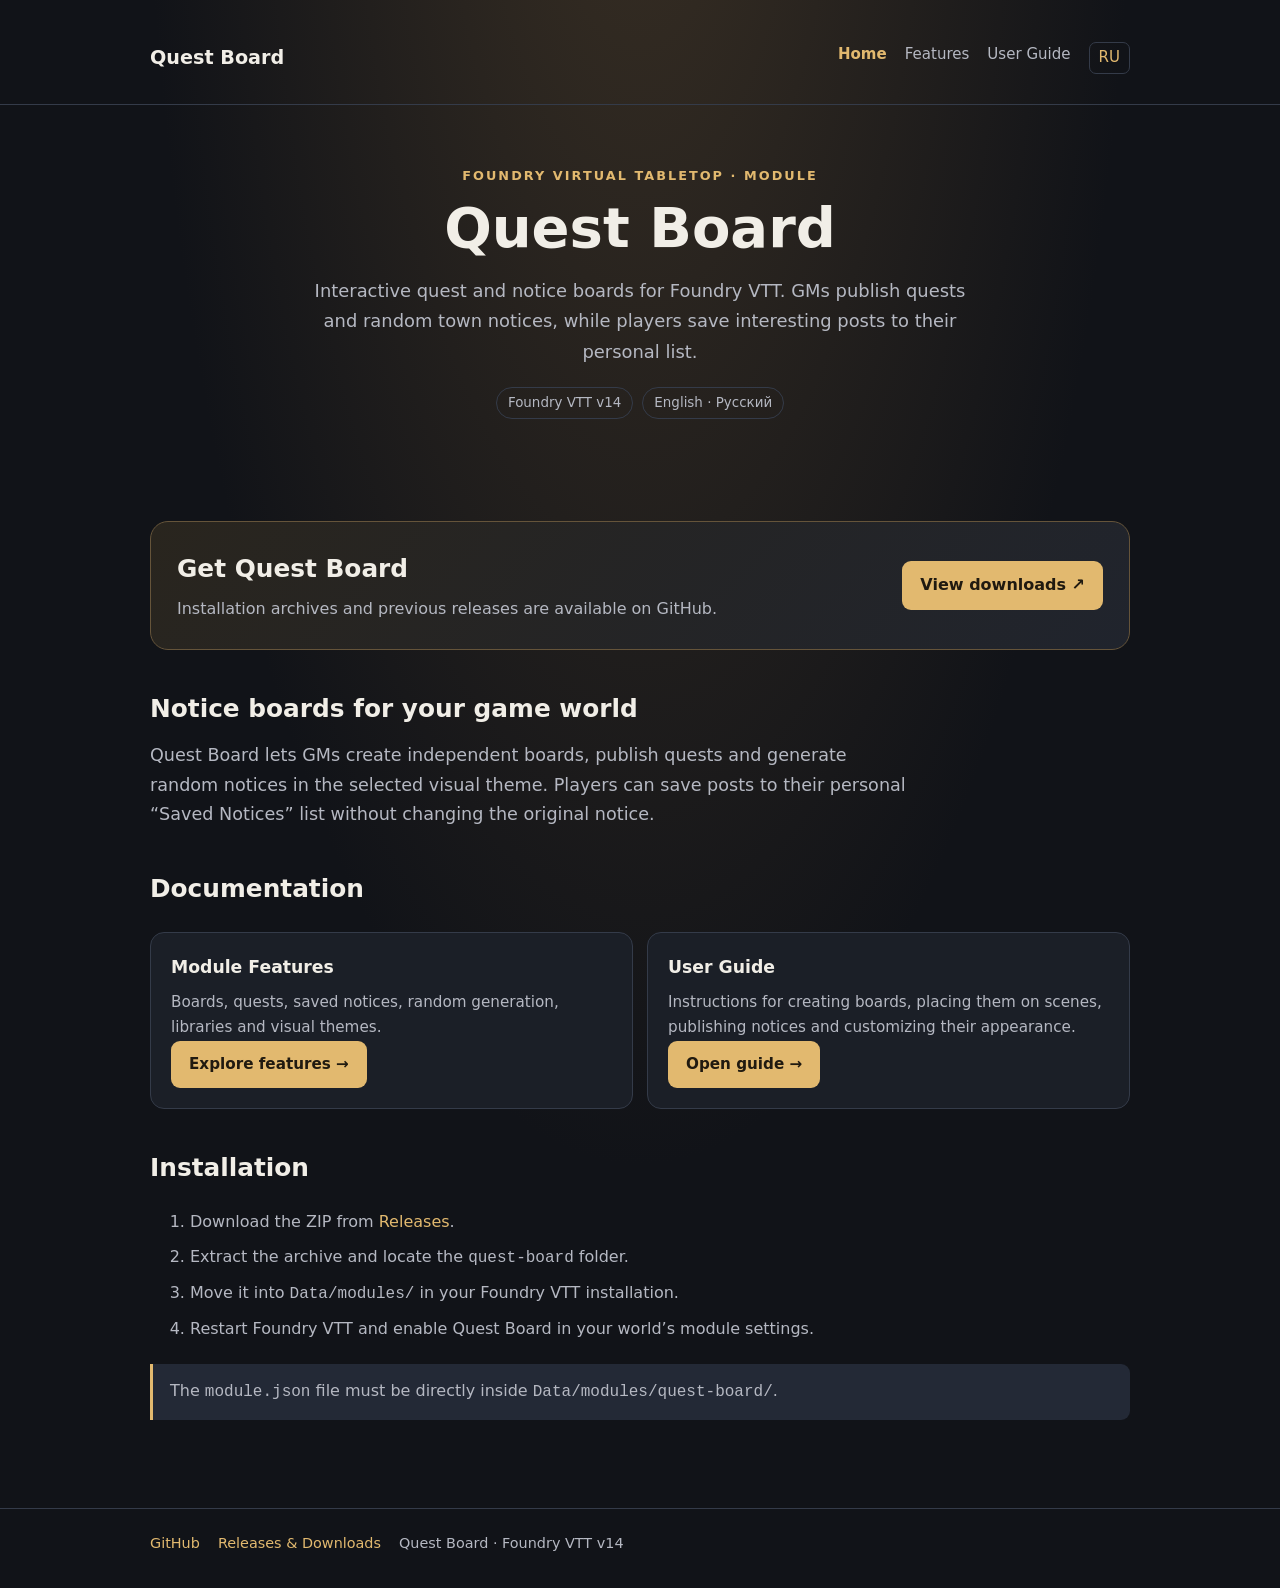
<file: docs/index.html>
<!doctype html>
<html lang="ru"><head><meta charset="utf-8"><meta name="viewport" content="width=device-width, initial-scale=1"><meta name="description" content="Quest Board — интерактивные доски объявлений и заданий для Foundry Virtual Tabletop v14. Загрузка и документация."><link rel="canonical" href="https://dtspawn.github.io/Quest-Board/"><title>Quest Board — загрузка и документация</title><style>
:root{color-scheme:dark;--bg:#111318;--panel:#1b1f27;--panel2:#232936;--text:#f1eee7;--muted:#b5b8c2;--gold:#e2b96f;--line:#343b49;--blue:#9dbbe8}
*{box-sizing:border-box}body{margin:0;background:radial-gradient(ellipse at 50% -20%,#3a3024 0,transparent 55%),var(--bg);color:var(--text);font:16px/1.68 system-ui,-apple-system,"Segoe UI",sans-serif}
a{color:var(--gold);text-decoration:none}a:hover{text-decoration:underline}.wrap{width:min(980px,calc(100% - 36px));margin:auto}
header{padding:42px 0 30px;border-bottom:1px solid var(--line)}.top{display:flex;align-items:center;justify-content:space-between;gap:20px;flex-wrap:wrap}.brand{font-weight:800;font-size:1.2rem;color:var(--text)}nav{display:flex;gap:18px;flex-wrap:wrap}nav a{color:var(--muted);font-size:.94rem}nav a.active{color:var(--gold);font-weight:700}
.eyebrow{color:var(--gold);font-size:.8rem;font-weight:700;letter-spacing:.16em;text-transform:uppercase;margin-top:34px}h1{font-size:clamp(2.2rem,6vw,3.5rem);line-height:1.1;margin:10px 0 12px}h2{font-size:1.55rem;margin:38px 0 12px}h3{font-size:1.08rem;margin:0 0 8px}.lead{max-width:760px;color:var(--muted);font-size:1.1rem;margin:0}
main{padding:28px 0 70px}.grid{display:grid;grid-template-columns:repeat(auto-fit,minmax(230px,1fr));gap:14px;margin:22px 0}.card{background:var(--panel);border:1px solid var(--line);border-radius:14px;padding:20px}.card p{margin:0;color:var(--muted);font-size:.95rem}
section{margin-top:34px}section p,section li{color:var(--muted)}li{padding:4px 0}.note{background:var(--panel2);border-left:3px solid var(--gold);padding:14px 17px;border-radius:0 9px 9px 0;color:var(--muted);margin:18px 0}
.pills{display:flex;gap:9px;flex-wrap:wrap;margin-top:20px}.pill{border:1px solid var(--line);border-radius:99px;padding:4px 11px;color:var(--muted);font-size:.84rem}
footer{border-top:1px solid var(--line);padding:22px 0 35px;color:var(--muted);font-size:.9rem}.links{display:flex;gap:18px;flex-wrap:wrap}
.btn{display:inline-block;background:var(--gold);color:#201a10;font-weight:750;padding:11px 18px;border-radius:9px}.btn:hover{background:#f0ce8d;text-decoration:none}
@media(max-width:560px){header{padding-top:28px}nav{gap:12px}}

.hero{text-align:center;padding:60px 0 44px}.hero .eyebrow{margin:0}.subtitle{max-width:680px;margin:18px auto 0;color:var(--muted);font-size:1.12rem}.download{background:linear-gradient(135deg,#29251e,#20242d);border:1px solid #65543a;border-radius:18px;padding:26px;display:flex;align-items:center;justify-content:space-between;gap:20px;flex-wrap:wrap;margin:30px 0}.download p{color:var(--muted);margin:0}.download h2{margin:0 0 6px}.btn{white-space:nowrap}
nav a.lang{border:1px solid var(--line);border-radius:7px;padding:2px 9px;color:var(--gold)}
</style><script>(function(){try{const saved=localStorage.getItem('questBoardLanguage');if(saved==='en'||(!saved&&!/^ru(?:-|$)/i.test(navigator.language||''))){location.replace('./en/')}}catch(e){if(!/^ru(?:-|$)/i.test(navigator.language||''))location.replace('./en/')}})();</script></head><body><header><div class="wrap"><div class="top"><a class="brand" href="./">Quest Board</a><nav><a class="active" href="./">Главная</a><a href="./features.html">Возможности</a><a href="./guide.html">Руководство</a><a class="lang" href="./en/" lang="en">EN</a></nav></div></div></header>
<div class="wrap hero"><div class="eyebrow">Foundry Virtual Tabletop · Module</div><h1>Quest Board</h1><p class="subtitle">Интерактивные доски объявлений и заданий для Foundry VTT. Ведущий публикует квесты и случайные городские объявления, а игроки сохраняют интересные находки в личный список.</p><div class="pills" style="justify-content:center"><span class="pill">Версия 1.6.1</span><span class="pill">Foundry VTT v14</span><span class="pill">Русский · English</span></div></div>
<main class="wrap"><div class="download"><div><h2>Скачать Quest Board</h2><p>Установочный архив и предыдущие версии доступны в разделе релизов GitHub.</p></div><a class="btn" href="https://github.com/DTSpawn/Quest-Board/releases" target="_blank" rel="noopener">Открыть загрузки ↗</a></div>
<section><h2>Доски объявлений для вашего игрового мира</h2><p class="lead">Quest Board позволяет ведущему создавать независимые доски, публиковать квесты и генерировать случайные объявления в выбранном стиле. Игроки могут сохранять понравившиеся публикации в личном разделе «Сохранённые объявления», не изменяя оригинал на доске.</p></section>
<section><h2>Документация</h2><p>Узнайте больше о возможностях Quest Board и о том, как пользоваться модулем.</p><div class="grid"><article class="card"><h3>Возможности модуля</h3><p>Обзор досок, квестов, личного списка сохранённых объявлений, генератора случайных публикаций, библиотеки и оформления.</p><p><a class="btn" href="./features.html">Все возможности →</a></p></article><article class="card"><h3>Руководство пользователя</h3><p>Пошаговые инструкции по созданию досок, размещению на сцене, публикации заданий и настройке внешнего вида.</p><p><a class="btn" href="./guide.html">Открыть руководство →</a></p></article></div></section>
<section><h2>Установка</h2><ol><li>Скачайте установочный ZIP из <a href="https://github.com/DTSpawn/Quest-Board/releases">раздела Releases</a>.</li><li>Распакуйте архив и убедитесь, что внутри находится папка <code>quest-board</code>.</li><li>Переместите её в <code>Data/modules/</code> вашей установки Foundry VTT.</li><li>Перезапустите Foundry VTT и включите Quest Board в настройках модулей мира.</li></ol><p class="note">Файл <code>module.json</code> должен находиться непосредственно в <code>Data/modules/quest-board/</code>, без дополнительной вложенной папки.</p></section>
</main><footer><div class="wrap links"><a href="https://github.com/DTSpawn/Quest-Board">GitHub</a><a href="https://github.com/DTSpawn/Quest-Board/releases">Релизы и загрузки</a><span>Quest Board · 1.6.1</span></div></footer><script>document.querySelectorAll('a.lang').forEach(a=>a.addEventListener('click',()=>{try{localStorage.setItem('questBoardLanguage','en')}catch(e){}}));</script></body></html>
</file>
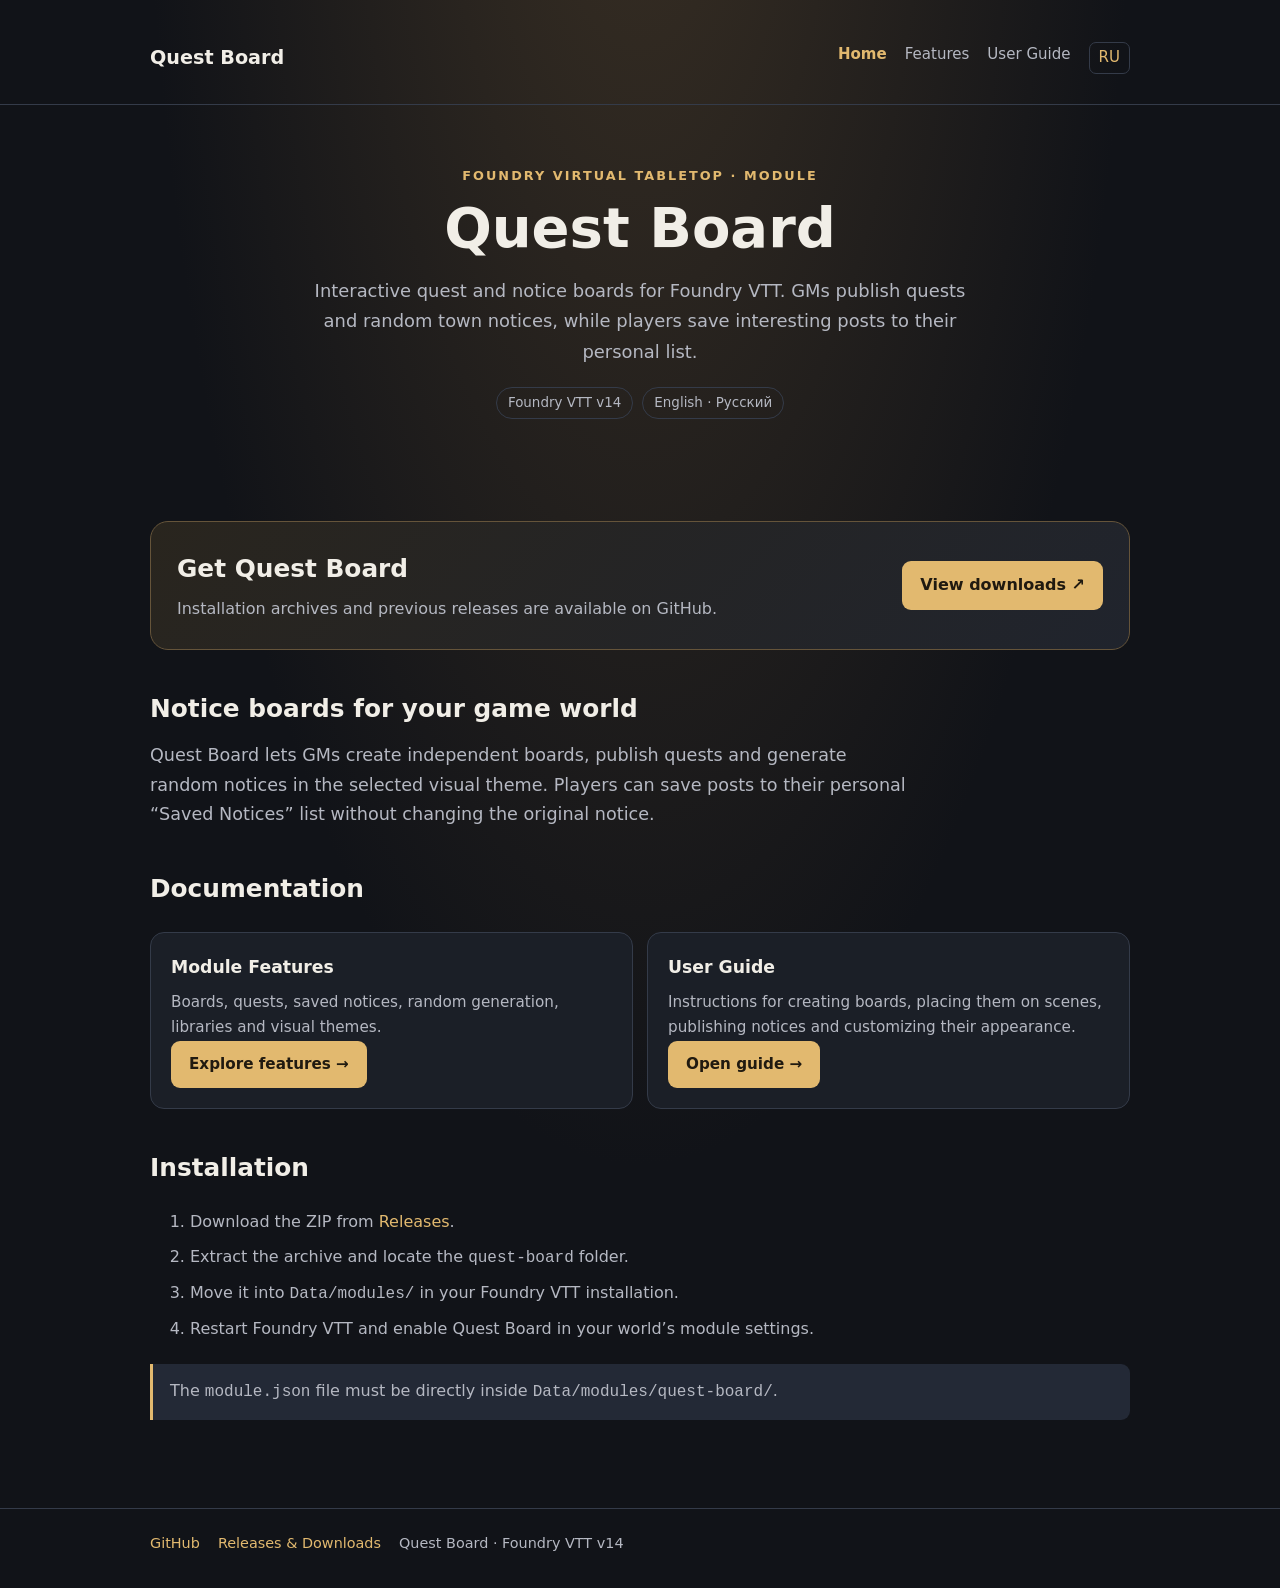
<file: docs/en/index.html>
<!doctype html><html lang="en"><head><meta charset="utf-8"><meta name="viewport" content="width=device-width, initial-scale=1"><meta name="description" content="Interactive quest and notice boards for Foundry Virtual Tabletop v14."><title>Quest Board — Quest Board</title><style>
:root{color-scheme:dark;--bg:#111318;--panel:#1b1f27;--panel2:#232936;--text:#f1eee7;--muted:#b5b8c2;--gold:#e2b96f;--line:#343b49;--blue:#9dbbe8}
*{box-sizing:border-box}body{margin:0;background:radial-gradient(ellipse at 50% -20%,#3a3024 0,transparent 55%),var(--bg);color:var(--text);font:16px/1.68 system-ui,-apple-system,"Segoe UI",sans-serif}
a{color:var(--gold);text-decoration:none}a:hover{text-decoration:underline}.wrap{width:min(980px,calc(100% - 36px));margin:auto}
header{padding:42px 0 30px;border-bottom:1px solid var(--line)}.top{display:flex;align-items:center;justify-content:space-between;gap:20px;flex-wrap:wrap}.brand{font-weight:800;font-size:1.2rem;color:var(--text)}nav{display:flex;gap:18px;flex-wrap:wrap}nav a{color:var(--muted);font-size:.94rem}nav a.active{color:var(--gold);font-weight:700}
.eyebrow{color:var(--gold);font-size:.8rem;font-weight:700;letter-spacing:.16em;text-transform:uppercase;margin-top:34px}h1{font-size:clamp(2.2rem,6vw,3.5rem);line-height:1.1;margin:10px 0 12px}h2{font-size:1.55rem;margin:38px 0 12px}h3{font-size:1.08rem;margin:0 0 8px}.lead{max-width:760px;color:var(--muted);font-size:1.1rem;margin:0}
main{padding:28px 0 70px}.grid{display:grid;grid-template-columns:repeat(auto-fit,minmax(230px,1fr));gap:14px;margin:22px 0}.card{background:var(--panel);border:1px solid var(--line);border-radius:14px;padding:20px}.card p{margin:0;color:var(--muted);font-size:.95rem}
section{margin-top:34px}section p,section li{color:var(--muted)}li{padding:4px 0}.note{background:var(--panel2);border-left:3px solid var(--gold);padding:14px 17px;border-radius:0 9px 9px 0;color:var(--muted);margin:18px 0}
.pills{display:flex;gap:9px;flex-wrap:wrap;margin-top:20px}.pill{border:1px solid var(--line);border-radius:99px;padding:4px 11px;color:var(--muted);font-size:.84rem}
footer{border-top:1px solid var(--line);padding:22px 0 35px;color:var(--muted);font-size:.9rem}.links{display:flex;gap:18px;flex-wrap:wrap}
.btn{display:inline-block;background:var(--gold);color:#201a10;font-weight:750;padding:11px 18px;border-radius:9px}.btn:hover{background:#f0ce8d;text-decoration:none}
@media(max-width:560px){header{padding-top:28px}nav{gap:12px}}

.hero{text-align:center;padding:60px 0 44px}.hero .eyebrow{margin:0}.subtitle{max-width:680px;margin:18px auto 0;color:var(--muted);font-size:1.12rem}.download{background:linear-gradient(135deg,#29251e,#20242d);border:1px solid #65543a;border-radius:18px;padding:26px;display:flex;align-items:center;justify-content:space-between;gap:20px;flex-wrap:wrap;margin:30px 0}.download p{color:var(--muted);margin:0}.download h2{margin:0 0 6px}.btn{white-space:nowrap}
nav a.lang{border:1px solid var(--line);border-radius:7px;padding:2px 9px;color:var(--gold)}

nav a.lang{border:1px solid var(--line);border-radius:7px;padding:2px 9px;color:var(--gold)}</style></head><body><header><div class="wrap"><div class="top"><a class="brand" href="./">Quest Board</a><nav><a class="active" href="./">Home</a><a class="" href="./features.html">Features</a><a class="" href="./guide.html">User Guide</a><a class="lang" href="../" lang="ru">RU</a></nav></div></div></header><div class="wrap hero"><div class="eyebrow">Foundry Virtual Tabletop · Module</div><h1>Quest Board</h1><p class="subtitle">Interactive quest and notice boards for Foundry VTT. GMs publish quests and random town notices, while players save interesting posts to their personal list.</p><div class="pills" style="justify-content:center"><span class="pill">Foundry VTT v14</span><span class="pill">English · Русский</span></div></div><main class="wrap"><div class="download"><div><h2>Get Quest Board</h2><p>Installation archives and previous releases are available on GitHub.</p></div><a class="btn" href="https://github.com/DTSpawn/Quest-Board/releases" target="_blank" rel="noopener">View downloads ↗</a></div><section><h2>Notice boards for your game world</h2><p class="lead">Quest Board lets GMs create independent boards, publish quests and generate random notices in the selected visual theme. Players can save posts to their personal “Saved Notices” list without changing the original notice.</p></section><section><h2>Documentation</h2><div class="grid"><article class="card"><h3>Module Features</h3><p>Boards, quests, saved notices, random generation, libraries and visual themes.</p><p><a class="btn" href="./features.html">Explore features →</a></p></article><article class="card"><h3>User Guide</h3><p>Instructions for creating boards, placing them on scenes, publishing notices and customizing their appearance.</p><p><a class="btn" href="./guide.html">Open guide →</a></p></article></div></section><section><h2>Installation</h2><ol><li>Download the ZIP from <a href="https://github.com/DTSpawn/Quest-Board/releases">Releases</a>.</li><li>Extract the archive and locate the <code>quest-board</code> folder.</li><li>Move it into <code>Data/modules/</code> in your Foundry VTT installation.</li><li>Restart Foundry VTT and enable Quest Board in your world’s module settings.</li></ol><p class="note">The <code>module.json</code> file must be directly inside <code>Data/modules/quest-board/</code>.</p></section></main><footer><div class="wrap links"><a href="https://github.com/DTSpawn/Quest-Board">GitHub</a><a href="https://github.com/DTSpawn/Quest-Board/releases">Releases & Downloads</a><span>Quest Board · Foundry VTT v14</span></div></footer><script>document.querySelectorAll('a.lang').forEach(a=>a.addEventListener('click',()=>{try{localStorage.setItem('questBoardLanguage',a.lang)}catch(e){}}));</script></body></html>
</file>
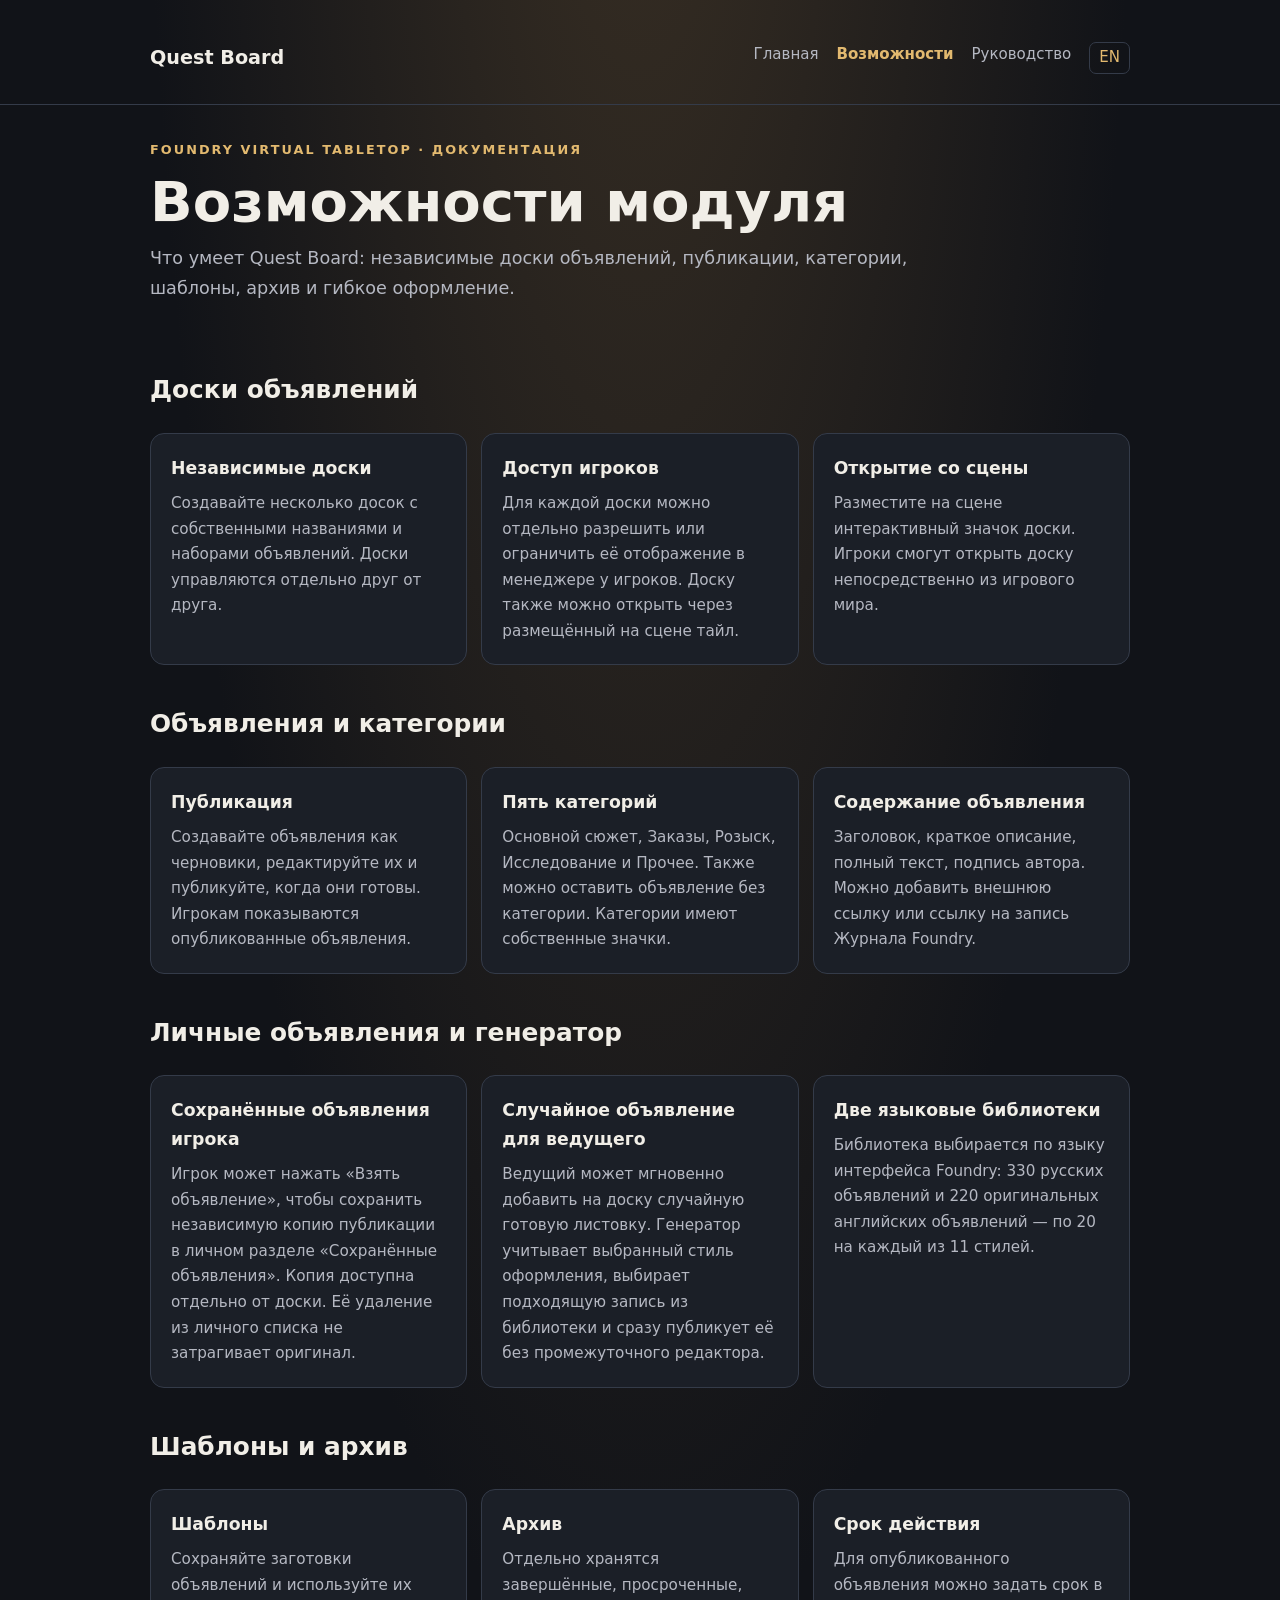
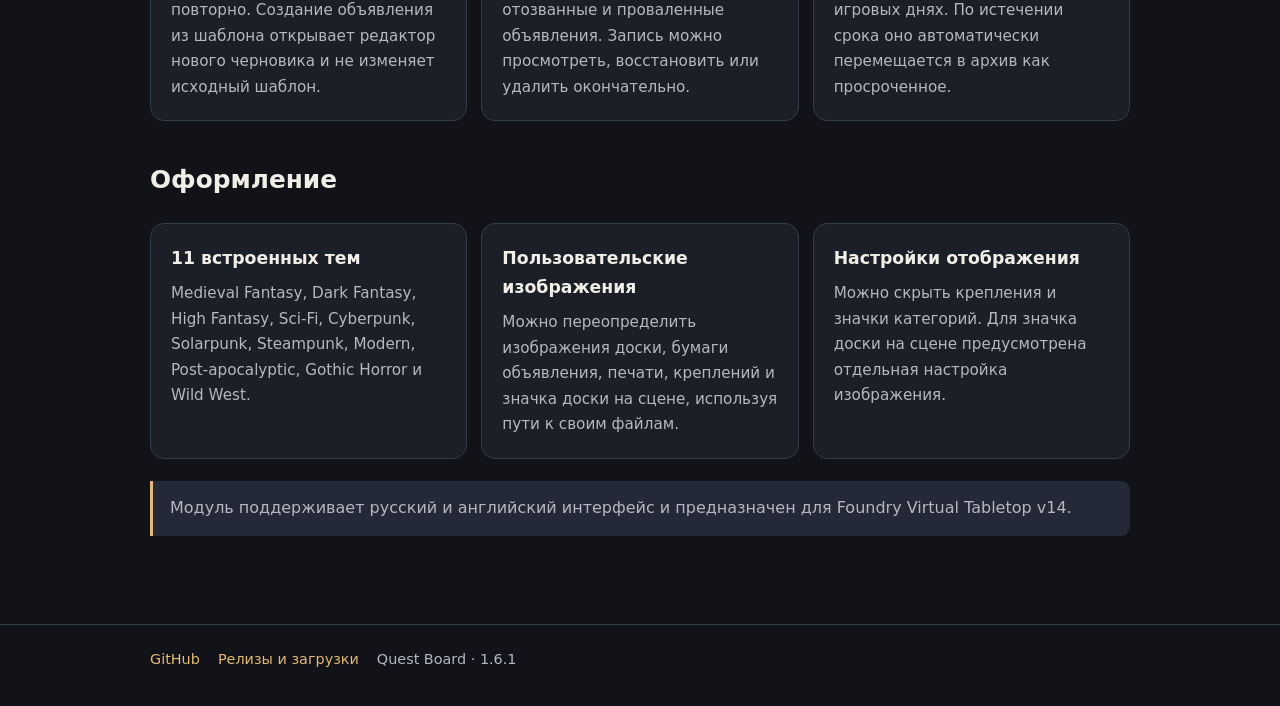
<file: docs/features.html>
<!doctype html><html lang="ru"><head><meta charset="utf-8"><meta name="viewport" content="width=device-width, initial-scale=1"><meta name="description" content="Что умеет Quest Board: независимые доски объявлений, публикации, категории, шаблоны, архив и гибкое оформление."><title>Возможности модуля — Quest Board</title><style>
:root{color-scheme:dark;--bg:#111318;--panel:#1b1f27;--panel2:#232936;--text:#f1eee7;--muted:#b5b8c2;--gold:#e2b96f;--line:#343b49;--blue:#9dbbe8}
*{box-sizing:border-box}body{margin:0;background:radial-gradient(ellipse at 50% -20%,#3a3024 0,transparent 55%),var(--bg);color:var(--text);font:16px/1.68 system-ui,-apple-system,"Segoe UI",sans-serif}
a{color:var(--gold);text-decoration:none}a:hover{text-decoration:underline}.wrap{width:min(980px,calc(100% - 36px));margin:auto}
header{padding:42px 0 30px;border-bottom:1px solid var(--line)}.top{display:flex;align-items:center;justify-content:space-between;gap:20px;flex-wrap:wrap}.brand{font-weight:800;font-size:1.2rem;color:var(--text)}nav{display:flex;gap:18px;flex-wrap:wrap}nav a{color:var(--muted);font-size:.94rem}nav a.active{color:var(--gold);font-weight:700}
.eyebrow{color:var(--gold);font-size:.8rem;font-weight:700;letter-spacing:.16em;text-transform:uppercase;margin-top:34px}h1{font-size:clamp(2.2rem,6vw,3.5rem);line-height:1.1;margin:10px 0 12px}h2{font-size:1.55rem;margin:38px 0 12px}h3{font-size:1.08rem;margin:0 0 8px}.lead{max-width:760px;color:var(--muted);font-size:1.1rem;margin:0}
main{padding:28px 0 70px}.grid{display:grid;grid-template-columns:repeat(auto-fit,minmax(230px,1fr));gap:14px;margin:22px 0}.card{background:var(--panel);border:1px solid var(--line);border-radius:14px;padding:20px}.card p{margin:0;color:var(--muted);font-size:.95rem}
section{margin-top:34px}section p,section li{color:var(--muted)}li{padding:4px 0}.note{background:var(--panel2);border-left:3px solid var(--gold);padding:14px 17px;border-radius:0 9px 9px 0;color:var(--muted);margin:18px 0}
.pills{display:flex;gap:9px;flex-wrap:wrap;margin-top:20px}.pill{border:1px solid var(--line);border-radius:99px;padding:4px 11px;color:var(--muted);font-size:.84rem}
footer{border-top:1px solid var(--line);padding:22px 0 35px;color:var(--muted);font-size:.9rem}.links{display:flex;gap:18px;flex-wrap:wrap}
.btn{display:inline-block;background:var(--gold);color:#201a10;font-weight:750;padding:11px 18px;border-radius:9px}.btn:hover{background:#f0ce8d;text-decoration:none}
@media(max-width:560px){header{padding-top:28px}nav{gap:12px}}
nav a.lang{border:1px solid var(--line);border-radius:7px;padding:2px 9px;color:var(--gold)}
</style></head><body><header><div class="wrap"><div class="top"><a class="brand" href="./index.html">Quest Board</a><nav><a class="" href="./index.html">Главная</a><a class="active" href="./features.html">Возможности</a><a class="" href="./guide.html">Руководство</a><a class="lang" href="./en/features.html" lang="en">EN</a></nav></div></div></header><div class="wrap"><div class="eyebrow">Foundry Virtual Tabletop · Документация</div><h1>Возможности модуля</h1><p class="lead">Что умеет Quest Board: независимые доски объявлений, публикации, категории, шаблоны, архив и гибкое оформление.</p></div><main class="wrap">
<section><h2>Доски объявлений</h2><div class="grid">
<article class="card"><h3>Независимые доски</h3><p>Создавайте несколько досок с собственными названиями и наборами объявлений. Доски управляются отдельно друг от друга.</p></article>
<article class="card"><h3>Доступ игроков</h3><p>Для каждой доски можно отдельно разрешить или ограничить её отображение в менеджере у игроков. Доску также можно открыть через размещённый на сцене тайл.</p></article>
<article class="card"><h3>Открытие со сцены</h3><p>Разместите на сцене интерактивный значок доски. Игроки смогут открыть доску непосредственно из игрового мира.</p></article>
</div></section>
<section><h2>Объявления и категории</h2><div class="grid">
<article class="card"><h3>Публикация</h3><p>Создавайте объявления как черновики, редактируйте их и публикуйте, когда они готовы. Игрокам показываются опубликованные объявления.</p></article>
<article class="card"><h3>Пять категорий</h3><p>Основной сюжет, Заказы, Розыск, Исследование и Прочее. Также можно оставить объявление без категории. Категории имеют собственные значки.</p></article>
<article class="card"><h3>Содержание объявления</h3><p>Заголовок, краткое описание, полный текст, подпись автора. Можно добавить внешнюю ссылку или ссылку на запись Журнала Foundry.</p></article>
</div></section>
<section><h2>Личные объявления и генератор</h2><div class="grid">
<article class="card"><h3>Сохранённые объявления игрока</h3><p>Игрок может нажать «Взять объявление», чтобы сохранить независимую копию публикации в личном разделе «Сохранённые объявления». Копия доступна отдельно от доски. Её удаление из личного списка не затрагивает оригинал.</p></article>
<article class="card"><h3>Случайное объявление для ведущего</h3><p>Ведущий может мгновенно добавить на доску случайную готовую листовку. Генератор учитывает выбранный стиль оформления, выбирает подходящую запись из библиотеки и сразу публикует её без промежуточного редактора.</p></article>
<article class="card"><h3>Две языковые библиотеки</h3><p>Библиотека выбирается по языку интерфейса Foundry: 330 русских объявлений и 220 оригинальных английских объявлений — по 20 на каждый из 11 стилей.</p></article>
</div></section>
<section><h2>Шаблоны и архив</h2><div class="grid">
<article class="card"><h3>Шаблоны</h3><p>Сохраняйте заготовки объявлений и используйте их повторно. Создание объявления из шаблона открывает редактор нового черновика и не изменяет исходный шаблон.</p></article>
<article class="card"><h3>Архив</h3><p>Отдельно хранятся завершённые, просроченные, отозванные и проваленные объявления. Запись можно просмотреть, восстановить или удалить окончательно.</p></article>
<article class="card"><h3>Срок действия</h3><p>Для опубликованного объявления можно задать срок в игровых днях. По истечении срока оно автоматически перемещается в архив как просроченное.</p></article>
</div></section>
<section><h2>Оформление</h2><div class="grid">
<article class="card"><h3>11 встроенных тем</h3><p>Medieval Fantasy, Dark Fantasy, High Fantasy, Sci-Fi, Cyberpunk, Solarpunk, Steampunk, Modern, Post-apocalyptic, Gothic Horror и Wild West.</p></article>
<article class="card"><h3>Пользовательские изображения</h3><p>Можно переопределить изображения доски, бумаги объявления, печати, креплений и значка доски на сцене, используя пути к своим файлам.</p></article>
<article class="card"><h3>Настройки отображения</h3><p>Можно скрыть крепления и значки категорий. Для значка доски на сцене предусмотрена отдельная настройка изображения.</p></article>
</div><p class="note">Модуль поддерживает русский и английский интерфейс и предназначен для Foundry Virtual Tabletop v14.</p></section>
</main><footer><div class="wrap links"><a href="https://github.com/DTSpawn/Quest-Board">GitHub</a><a href="https://github.com/DTSpawn/Quest-Board/releases">Релизы и загрузки</a><span>Quest Board · 1.6.1</span></div></footer><script>document.querySelectorAll('a.lang').forEach(a=>a.addEventListener('click',()=>{try{localStorage.setItem('questBoardLanguage','en')}catch(e){}}));</script></body></html>
</file>
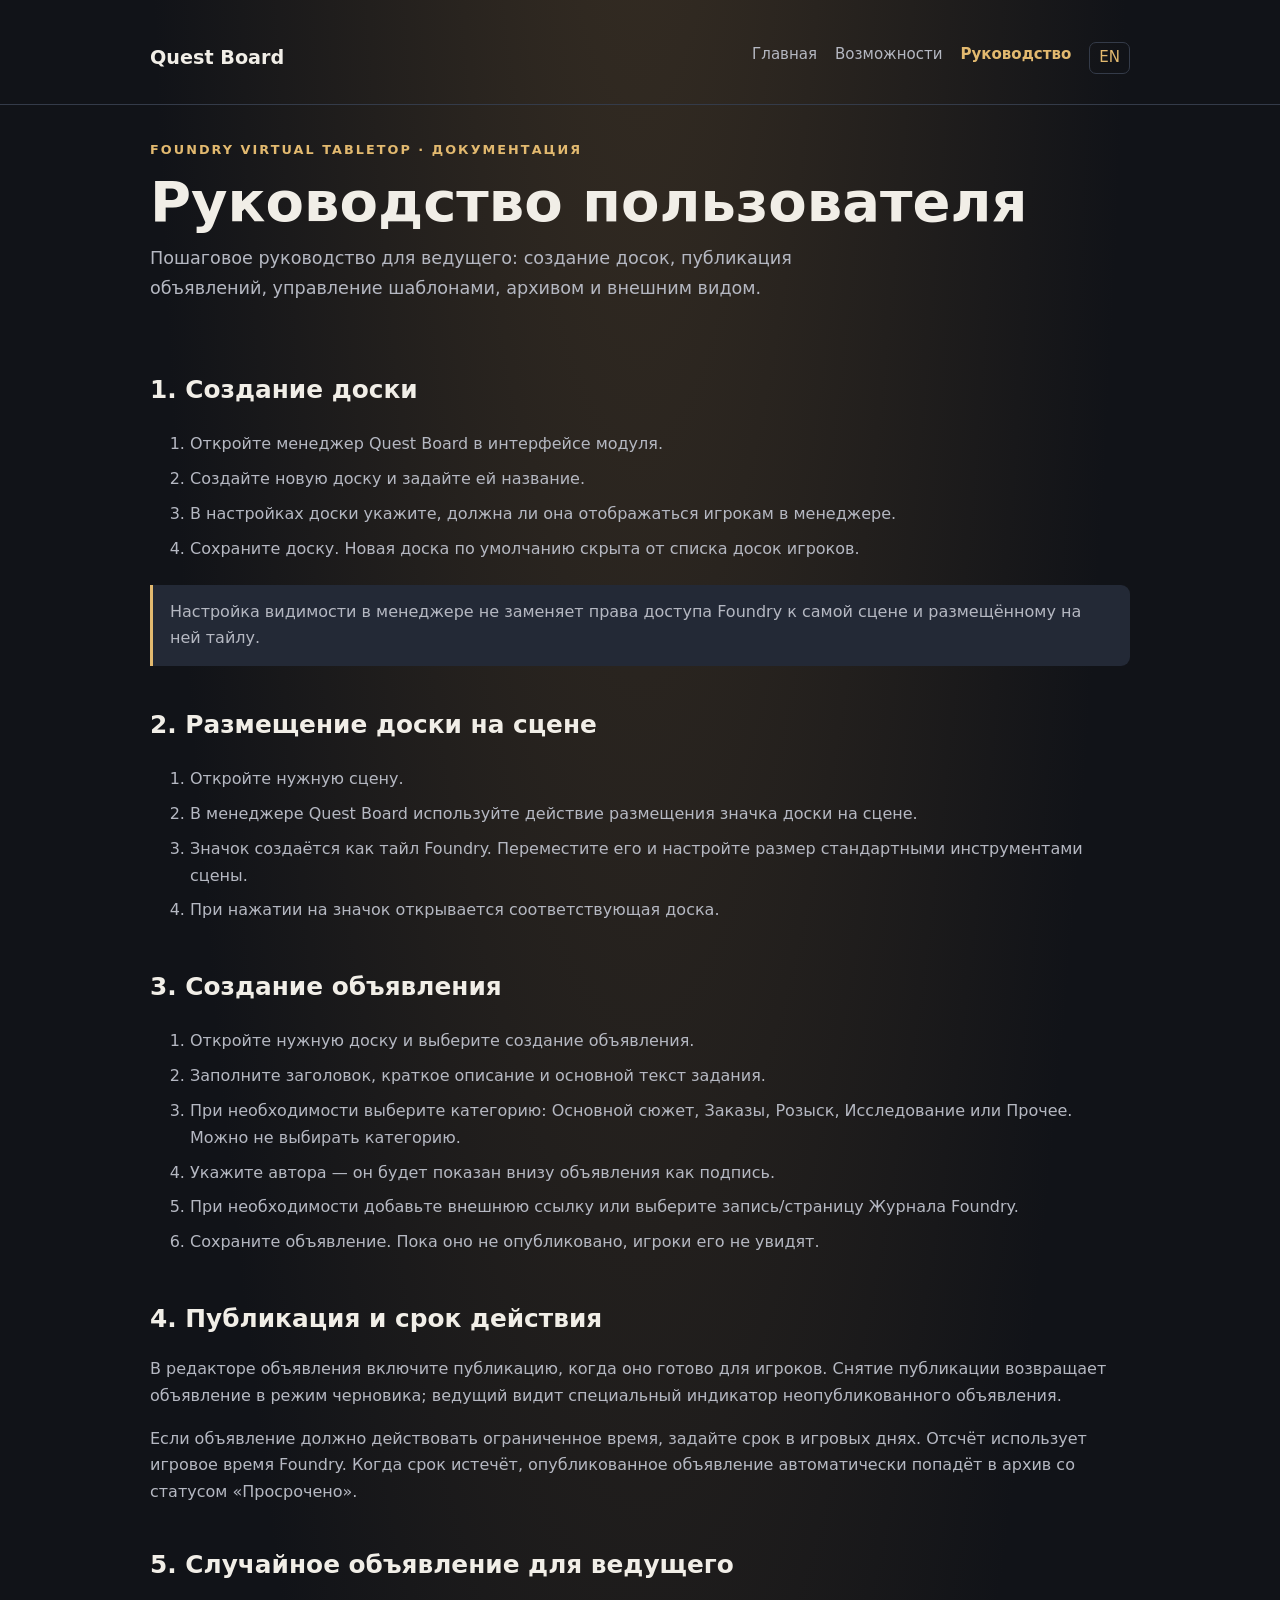
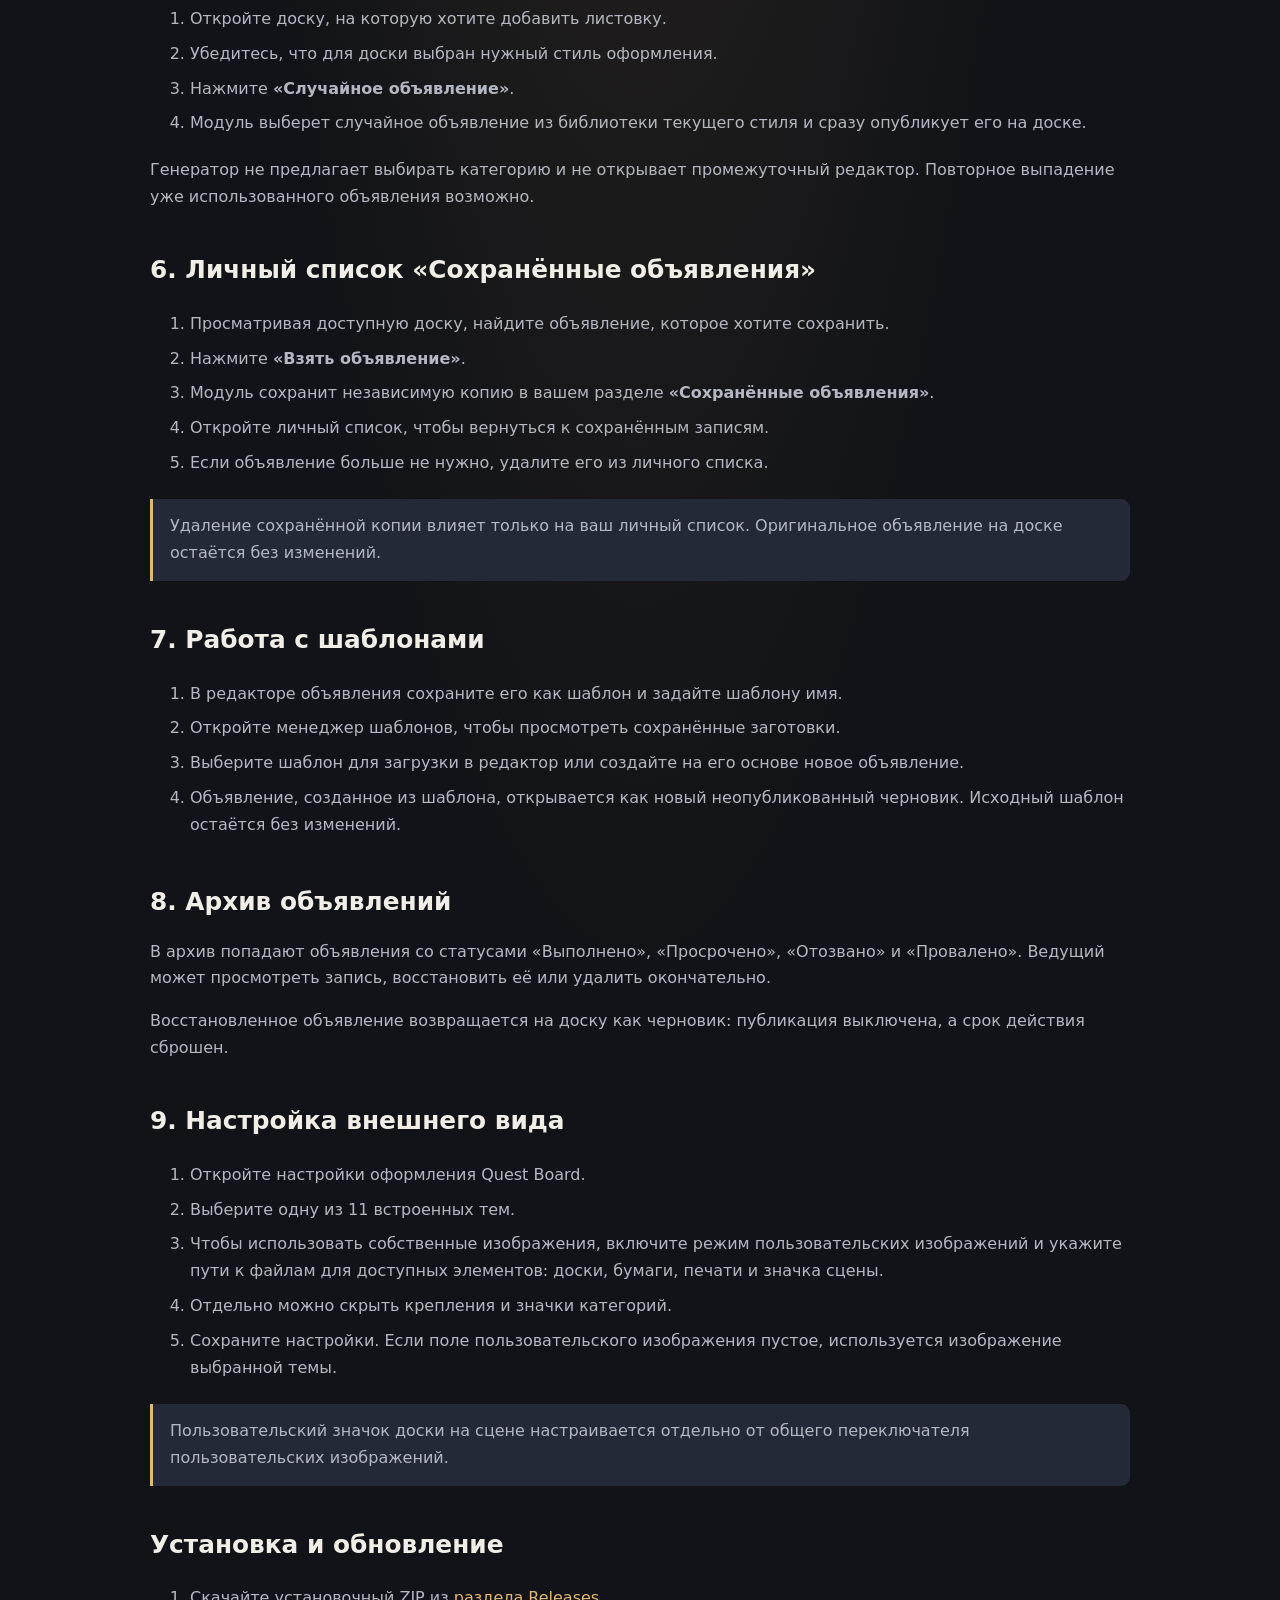
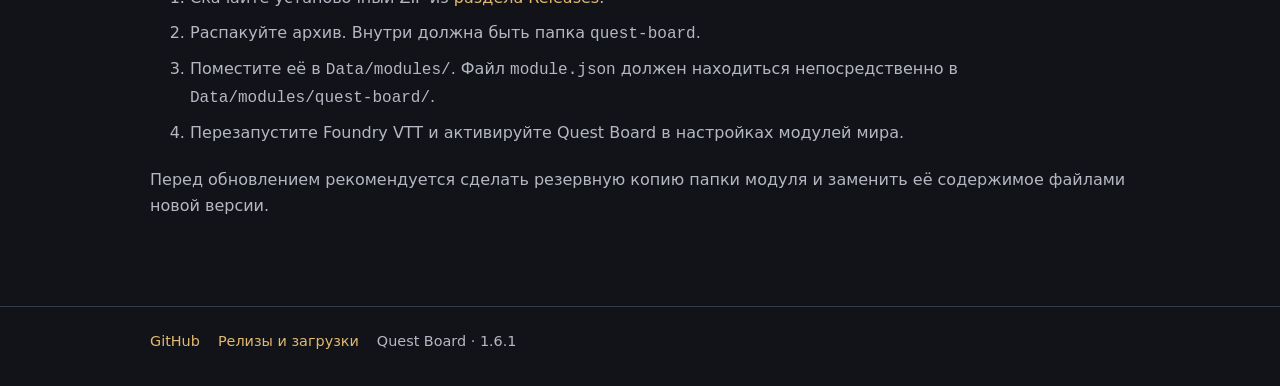
<file: docs/guide.html>
<!doctype html><html lang="ru"><head><meta charset="utf-8"><meta name="viewport" content="width=device-width, initial-scale=1"><meta name="description" content="Пошаговое руководство для ведущего: создание досок, публикация объявлений, управление шаблонами, архивом и внешним видом."><title>Руководство пользователя — Quest Board</title><style>
:root{color-scheme:dark;--bg:#111318;--panel:#1b1f27;--panel2:#232936;--text:#f1eee7;--muted:#b5b8c2;--gold:#e2b96f;--line:#343b49;--blue:#9dbbe8}
*{box-sizing:border-box}body{margin:0;background:radial-gradient(ellipse at 50% -20%,#3a3024 0,transparent 55%),var(--bg);color:var(--text);font:16px/1.68 system-ui,-apple-system,"Segoe UI",sans-serif}
a{color:var(--gold);text-decoration:none}a:hover{text-decoration:underline}.wrap{width:min(980px,calc(100% - 36px));margin:auto}
header{padding:42px 0 30px;border-bottom:1px solid var(--line)}.top{display:flex;align-items:center;justify-content:space-between;gap:20px;flex-wrap:wrap}.brand{font-weight:800;font-size:1.2rem;color:var(--text)}nav{display:flex;gap:18px;flex-wrap:wrap}nav a{color:var(--muted);font-size:.94rem}nav a.active{color:var(--gold);font-weight:700}
.eyebrow{color:var(--gold);font-size:.8rem;font-weight:700;letter-spacing:.16em;text-transform:uppercase;margin-top:34px}h1{font-size:clamp(2.2rem,6vw,3.5rem);line-height:1.1;margin:10px 0 12px}h2{font-size:1.55rem;margin:38px 0 12px}h3{font-size:1.08rem;margin:0 0 8px}.lead{max-width:760px;color:var(--muted);font-size:1.1rem;margin:0}
main{padding:28px 0 70px}.grid{display:grid;grid-template-columns:repeat(auto-fit,minmax(230px,1fr));gap:14px;margin:22px 0}.card{background:var(--panel);border:1px solid var(--line);border-radius:14px;padding:20px}.card p{margin:0;color:var(--muted);font-size:.95rem}
section{margin-top:34px}section p,section li{color:var(--muted)}li{padding:4px 0}.note{background:var(--panel2);border-left:3px solid var(--gold);padding:14px 17px;border-radius:0 9px 9px 0;color:var(--muted);margin:18px 0}
.pills{display:flex;gap:9px;flex-wrap:wrap;margin-top:20px}.pill{border:1px solid var(--line);border-radius:99px;padding:4px 11px;color:var(--muted);font-size:.84rem}
footer{border-top:1px solid var(--line);padding:22px 0 35px;color:var(--muted);font-size:.9rem}.links{display:flex;gap:18px;flex-wrap:wrap}
.btn{display:inline-block;background:var(--gold);color:#201a10;font-weight:750;padding:11px 18px;border-radius:9px}.btn:hover{background:#f0ce8d;text-decoration:none}
@media(max-width:560px){header{padding-top:28px}nav{gap:12px}}
nav a.lang{border:1px solid var(--line);border-radius:7px;padding:2px 9px;color:var(--gold)}
</style></head><body><header><div class="wrap"><div class="top"><a class="brand" href="./index.html">Quest Board</a><nav><a class="" href="./index.html">Главная</a><a class="" href="./features.html">Возможности</a><a class="active" href="./guide.html">Руководство</a><a class="lang" href="./en/guide.html" lang="en">EN</a></nav></div></div></header><div class="wrap"><div class="eyebrow">Foundry Virtual Tabletop · Документация</div><h1>Руководство пользователя</h1><p class="lead">Пошаговое руководство для ведущего: создание досок, публикация объявлений, управление шаблонами, архивом и внешним видом.</p></div><main class="wrap">
<section><h2>1. Создание доски</h2><ol>
<li>Откройте менеджер Quest Board в интерфейсе модуля.</li><li>Создайте новую доску и задайте ей название.</li><li>В настройках доски укажите, должна ли она отображаться игрокам в менеджере.</li><li>Сохраните доску. Новая доска по умолчанию скрыта от списка досок игроков.</li>
</ol><p class="note">Настройка видимости в менеджере не заменяет права доступа Foundry к самой сцене и размещённому на ней тайлу.</p></section>
<section><h2>2. Размещение доски на сцене</h2><ol><li>Откройте нужную сцену.</li><li>В менеджере Quest Board используйте действие размещения значка доски на сцене.</li><li>Значок создаётся как тайл Foundry. Переместите его и настройте размер стандартными инструментами сцены.</li><li>При нажатии на значок открывается соответствующая доска.</li></ol></section>
<section><h2>3. Создание объявления</h2><ol>
<li>Откройте нужную доску и выберите создание объявления.</li><li>Заполните заголовок, краткое описание и основной текст задания.</li><li>При необходимости выберите категорию: Основной сюжет, Заказы, Розыск, Исследование или Прочее. Можно не выбирать категорию.</li><li>Укажите автора — он будет показан внизу объявления как подпись.</li><li>При необходимости добавьте внешнюю ссылку или выберите запись/страницу Журнала Foundry.</li><li>Сохраните объявление. Пока оно не опубликовано, игроки его не увидят.</li></ol></section>
<section><h2>4. Публикация и срок действия</h2><p>В редакторе объявления включите публикацию, когда оно готово для игроков. Снятие публикации возвращает объявление в режим черновика; ведущий видит специальный индикатор неопубликованного объявления.</p><p>Если объявление должно действовать ограниченное время, задайте срок в игровых днях. Отсчёт использует игровое время Foundry. Когда срок истечёт, опубликованное объявление автоматически попадёт в архив со статусом «Просрочено».</p></section>
<section><h2>5. Случайное объявление для ведущего</h2><ol>
<li>Откройте доску, на которую хотите добавить листовку.</li><li>Убедитесь, что для доски выбран нужный стиль оформления.</li><li>Нажмите <strong>«Случайное объявление»</strong>.</li><li>Модуль выберет случайное объявление из библиотеки текущего стиля и сразу опубликует его на доске.</li>
</ol><p>Генератор не предлагает выбирать категорию и не открывает промежуточный редактор. Повторное выпадение уже использованного объявления возможно.</p></section>
<section><h2>6. Личный список «Сохранённые объявления»</h2><ol>
<li>Просматривая доступную доску, найдите объявление, которое хотите сохранить.</li><li>Нажмите <strong>«Взять объявление»</strong>.</li><li>Модуль сохранит независимую копию в вашем разделе <strong>«Сохранённые объявления»</strong>.</li><li>Откройте личный список, чтобы вернуться к сохранённым записям.</li><li>Если объявление больше не нужно, удалите его из личного списка.</li>
</ol><p class="note">Удаление сохранённой копии влияет только на ваш личный список. Оригинальное объявление на доске остаётся без изменений.</p></section>
<section><h2>7. Работа с шаблонами</h2><ol><li>В редакторе объявления сохраните его как шаблон и задайте шаблону имя.</li><li>Откройте менеджер шаблонов, чтобы просмотреть сохранённые заготовки.</li><li>Выберите шаблон для загрузки в редактор или создайте на его основе новое объявление.</li><li>Объявление, созданное из шаблона, открывается как новый неопубликованный черновик. Исходный шаблон остаётся без изменений.</li></ol></section>
<section><h2>8. Архив объявлений</h2><p>В архив попадают объявления со статусами «Выполнено», «Просрочено», «Отозвано» и «Провалено». Ведущий может просмотреть запись, восстановить её или удалить окончательно.</p><p>Восстановленное объявление возвращается на доску как черновик: публикация выключена, а срок действия сброшен.</p></section>
<section><h2>9. Настройка внешнего вида</h2><ol><li>Откройте настройки оформления Quest Board.</li><li>Выберите одну из 11 встроенных тем.</li><li>Чтобы использовать собственные изображения, включите режим пользовательских изображений и укажите пути к файлам для доступных элементов: доски, бумаги, печати и значка сцены.</li><li>Отдельно можно скрыть крепления и значки категорий.</li><li>Сохраните настройки. Если поле пользовательского изображения пустое, используется изображение выбранной темы.</li></ol><p class="note">Пользовательский значок доски на сцене настраивается отдельно от общего переключателя пользовательских изображений.</p></section>
<section><h2>Установка и обновление</h2><ol><li>Скачайте установочный ZIP из <a href="https://github.com/DTSpawn/Quest-Board/releases">раздела Releases</a>.</li><li>Распакуйте архив. Внутри должна быть папка <code>quest-board</code>.</li><li>Поместите её в <code>Data/modules/</code>. Файл <code>module.json</code> должен находиться непосредственно в <code>Data/modules/quest-board/</code>.</li><li>Перезапустите Foundry VTT и активируйте Quest Board в настройках модулей мира.</li></ol><p>Перед обновлением рекомендуется сделать резервную копию папки модуля и заменить её содержимое файлами новой версии.</p></section>
</main><footer><div class="wrap links"><a href="https://github.com/DTSpawn/Quest-Board">GitHub</a><a href="https://github.com/DTSpawn/Quest-Board/releases">Релизы и загрузки</a><span>Quest Board · 1.6.1</span></div></footer><script>document.querySelectorAll('a.lang').forEach(a=>a.addEventListener('click',()=>{try{localStorage.setItem('questBoardLanguage','en')}catch(e){}}));</script></body></html>
</file>
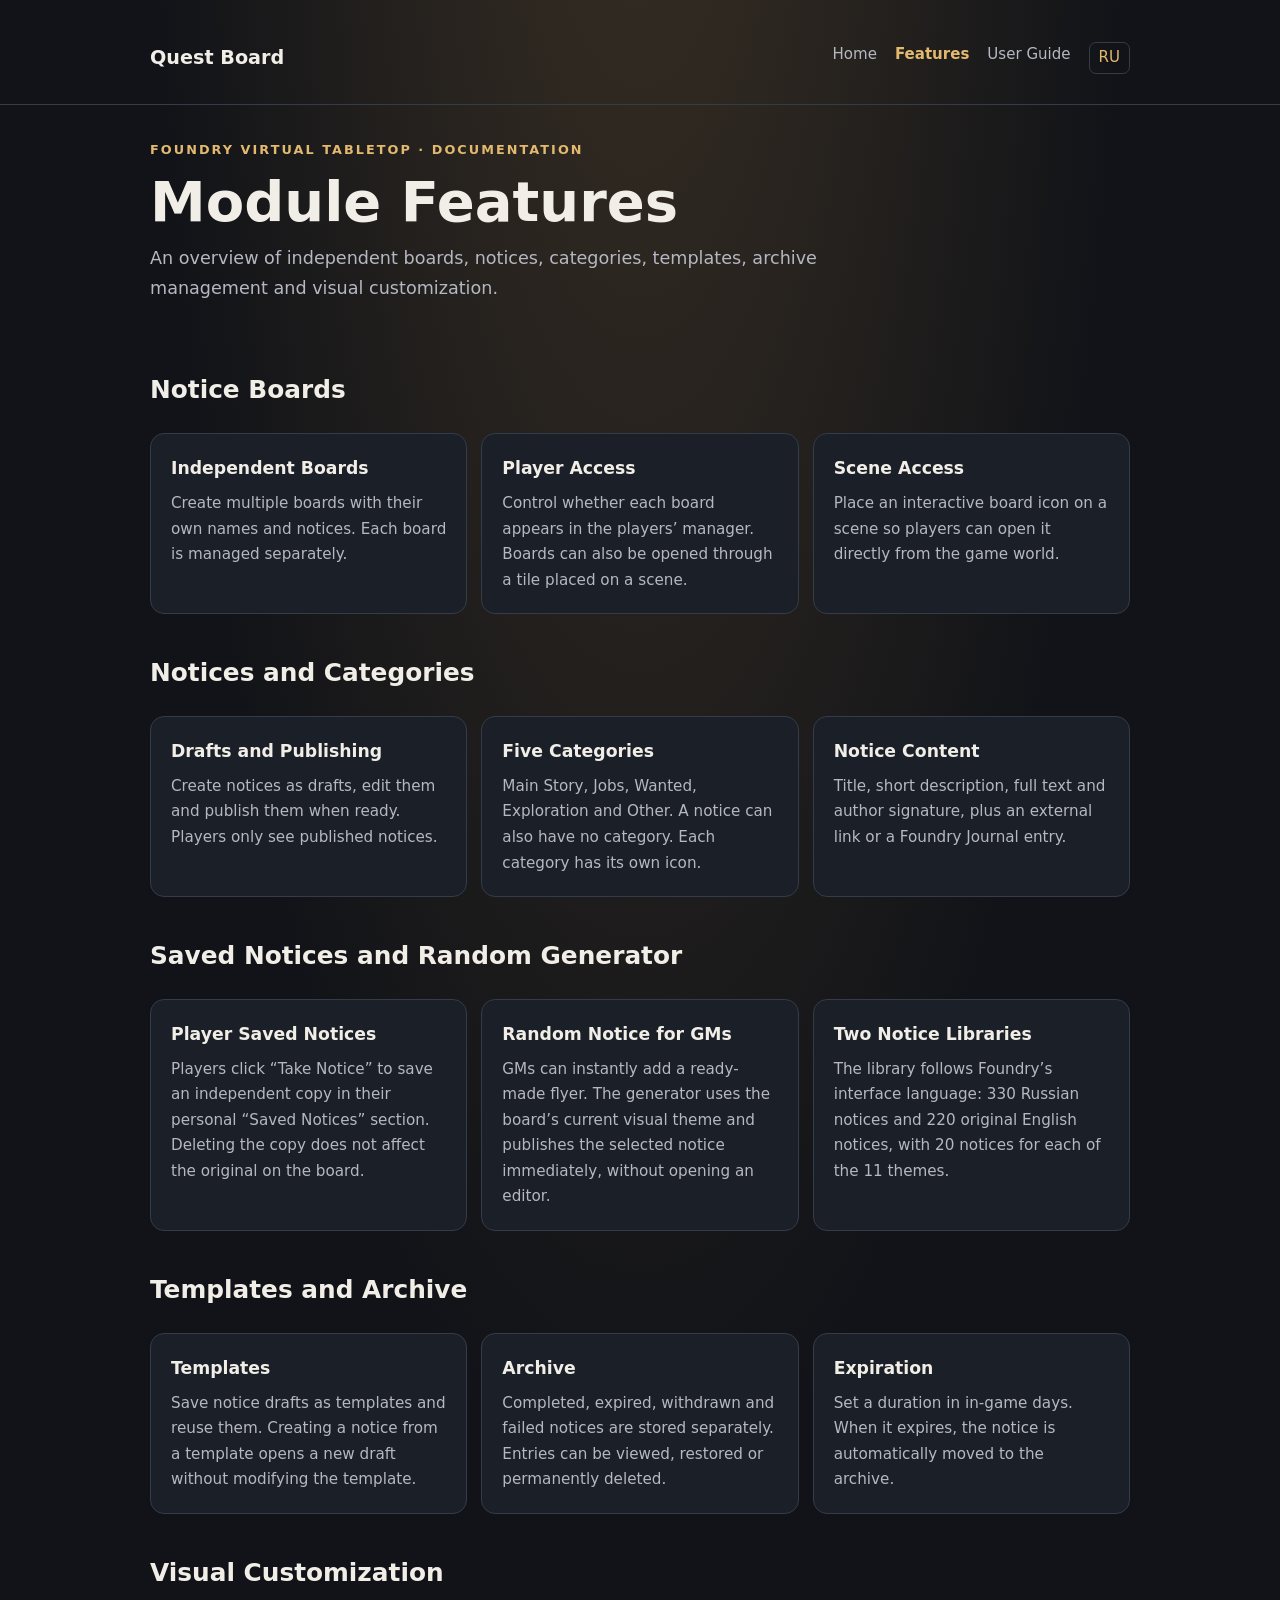
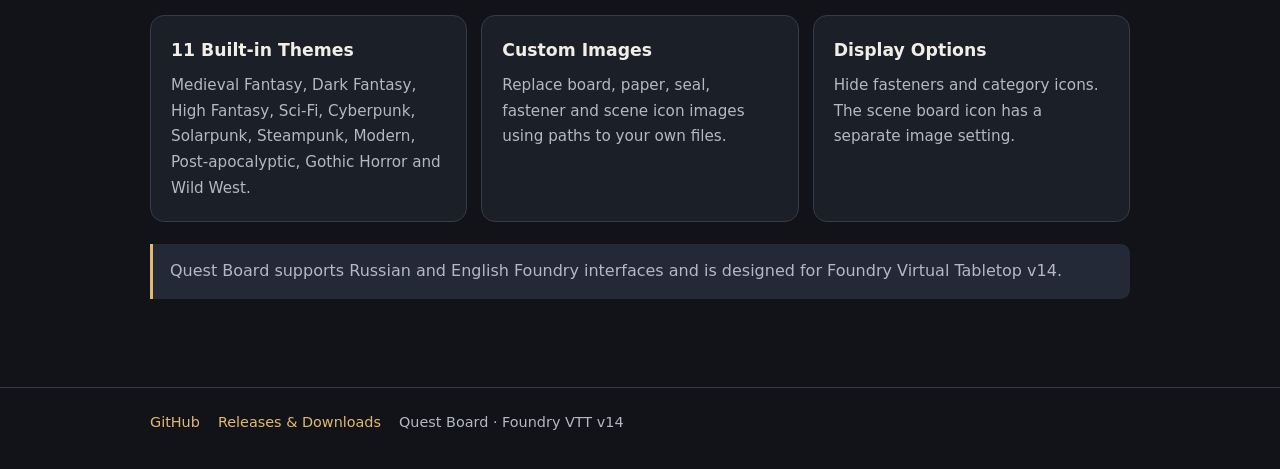
<file: docs/en/features.html>
<!doctype html><html lang="en"><head><meta charset="utf-8"><meta name="viewport" content="width=device-width, initial-scale=1"><meta name="description" content="Quest Board features: independent boards, notices, saved notices, random generation, templates, archive and visual themes."><title>Module Features — Quest Board</title><style>
:root{color-scheme:dark;--bg:#111318;--panel:#1b1f27;--panel2:#232936;--text:#f1eee7;--muted:#b5b8c2;--gold:#e2b96f;--line:#343b49;--blue:#9dbbe8}
*{box-sizing:border-box}body{margin:0;background:radial-gradient(ellipse at 50% -20%,#3a3024 0,transparent 55%),var(--bg);color:var(--text);font:16px/1.68 system-ui,-apple-system,"Segoe UI",sans-serif}
a{color:var(--gold);text-decoration:none}a:hover{text-decoration:underline}.wrap{width:min(980px,calc(100% - 36px));margin:auto}
header{padding:42px 0 30px;border-bottom:1px solid var(--line)}.top{display:flex;align-items:center;justify-content:space-between;gap:20px;flex-wrap:wrap}.brand{font-weight:800;font-size:1.2rem;color:var(--text)}nav{display:flex;gap:18px;flex-wrap:wrap}nav a{color:var(--muted);font-size:.94rem}nav a.active{color:var(--gold);font-weight:700}
.eyebrow{color:var(--gold);font-size:.8rem;font-weight:700;letter-spacing:.16em;text-transform:uppercase;margin-top:34px}h1{font-size:clamp(2.2rem,6vw,3.5rem);line-height:1.1;margin:10px 0 12px}h2{font-size:1.55rem;margin:38px 0 12px}h3{font-size:1.08rem;margin:0 0 8px}.lead{max-width:760px;color:var(--muted);font-size:1.1rem;margin:0}
main{padding:28px 0 70px}.grid{display:grid;grid-template-columns:repeat(auto-fit,minmax(230px,1fr));gap:14px;margin:22px 0}.card{background:var(--panel);border:1px solid var(--line);border-radius:14px;padding:20px}.card p{margin:0;color:var(--muted);font-size:.95rem}
section{margin-top:34px}section p,section li{color:var(--muted)}li{padding:4px 0}.note{background:var(--panel2);border-left:3px solid var(--gold);padding:14px 17px;border-radius:0 9px 9px 0;color:var(--muted);margin:18px 0}
.pills{display:flex;gap:9px;flex-wrap:wrap;margin-top:20px}.pill{border:1px solid var(--line);border-radius:99px;padding:4px 11px;color:var(--muted);font-size:.84rem}
footer{border-top:1px solid var(--line);padding:22px 0 35px;color:var(--muted);font-size:.9rem}.links{display:flex;gap:18px;flex-wrap:wrap}
.btn{display:inline-block;background:var(--gold);color:#201a10;font-weight:750;padding:11px 18px;border-radius:9px}.btn:hover{background:#f0ce8d;text-decoration:none}
@media(max-width:560px){header{padding-top:28px}nav{gap:12px}}

.hero{text-align:center;padding:60px 0 44px}.hero .eyebrow{margin:0}.subtitle{max-width:680px;margin:18px auto 0;color:var(--muted);font-size:1.12rem}.download{background:linear-gradient(135deg,#29251e,#20242d);border:1px solid #65543a;border-radius:18px;padding:26px;display:flex;align-items:center;justify-content:space-between;gap:20px;flex-wrap:wrap;margin:30px 0}.download p{color:var(--muted);margin:0}.download h2{margin:0 0 6px}.btn{white-space:nowrap}
nav a.lang{border:1px solid var(--line);border-radius:7px;padding:2px 9px;color:var(--gold)}

nav a.lang{border:1px solid var(--line);border-radius:7px;padding:2px 9px;color:var(--gold)}</style></head><body><header><div class="wrap"><div class="top"><a class="brand" href="./">Quest Board</a><nav><a class="" href="./">Home</a><a class="active" href="./features.html">Features</a><a class="" href="./guide.html">User Guide</a><a class="lang" href="../features.html" lang="ru">RU</a></nav></div></div></header><div class="wrap"><div class="eyebrow">Foundry Virtual Tabletop · Documentation</div><h1>Module Features</h1><p class="lead">An overview of independent boards, notices, categories, templates, archive management and visual customization.</p></div><main class="wrap">
<section><h2>Notice Boards</h2><div class="grid"><article class="card"><h3>Independent Boards</h3><p>Create multiple boards with their own names and notices. Each board is managed separately.</p></article><article class="card"><h3>Player Access</h3><p>Control whether each board appears in the players’ manager. Boards can also be opened through a tile placed on a scene.</p></article><article class="card"><h3>Scene Access</h3><p>Place an interactive board icon on a scene so players can open it directly from the game world.</p></article></div></section>
<section><h2>Notices and Categories</h2><div class="grid"><article class="card"><h3>Drafts and Publishing</h3><p>Create notices as drafts, edit them and publish them when ready. Players only see published notices.</p></article><article class="card"><h3>Five Categories</h3><p>Main Story, Jobs, Wanted, Exploration and Other. A notice can also have no category. Each category has its own icon.</p></article><article class="card"><h3>Notice Content</h3><p>Title, short description, full text and author signature, plus an external link or a Foundry Journal entry.</p></article></div></section>
<section><h2>Saved Notices and Random Generator</h2><div class="grid"><article class="card"><h3>Player Saved Notices</h3><p>Players click “Take Notice” to save an independent copy in their personal “Saved Notices” section. Deleting the copy does not affect the original on the board.</p></article><article class="card"><h3>Random Notice for GMs</h3><p>GMs can instantly add a ready-made flyer. The generator uses the board’s current visual theme and publishes the selected notice immediately, without opening an editor.</p></article><article class="card"><h3>Two Notice Libraries</h3><p>The library follows Foundry’s interface language: 330 Russian notices and 220 original English notices, with 20 notices for each of the 11 themes.</p></article></div></section>
<section><h2>Templates and Archive</h2><div class="grid"><article class="card"><h3>Templates</h3><p>Save notice drafts as templates and reuse them. Creating a notice from a template opens a new draft without modifying the template.</p></article><article class="card"><h3>Archive</h3><p>Completed, expired, withdrawn and failed notices are stored separately. Entries can be viewed, restored or permanently deleted.</p></article><article class="card"><h3>Expiration</h3><p>Set a duration in in-game days. When it expires, the notice is automatically moved to the archive.</p></article></div></section>
<section><h2>Visual Customization</h2><div class="grid"><article class="card"><h3>11 Built-in Themes</h3><p>Medieval Fantasy, Dark Fantasy, High Fantasy, Sci-Fi, Cyberpunk, Solarpunk, Steampunk, Modern, Post-apocalyptic, Gothic Horror and Wild West.</p></article><article class="card"><h3>Custom Images</h3><p>Replace board, paper, seal, fastener and scene icon images using paths to your own files.</p></article><article class="card"><h3>Display Options</h3><p>Hide fasteners and category icons. The scene board icon has a separate image setting.</p></article></div><p class="note">Quest Board supports Russian and English Foundry interfaces and is designed for Foundry Virtual Tabletop v14.</p></section></main><footer><div class="wrap links"><a href="https://github.com/DTSpawn/Quest-Board">GitHub</a><a href="https://github.com/DTSpawn/Quest-Board/releases">Releases & Downloads</a><span>Quest Board · Foundry VTT v14</span></div></footer><script>document.querySelectorAll('a.lang').forEach(a=>a.addEventListener('click',()=>{try{localStorage.setItem('questBoardLanguage',a.lang)}catch(e){}}));</script></body></html>
</file>
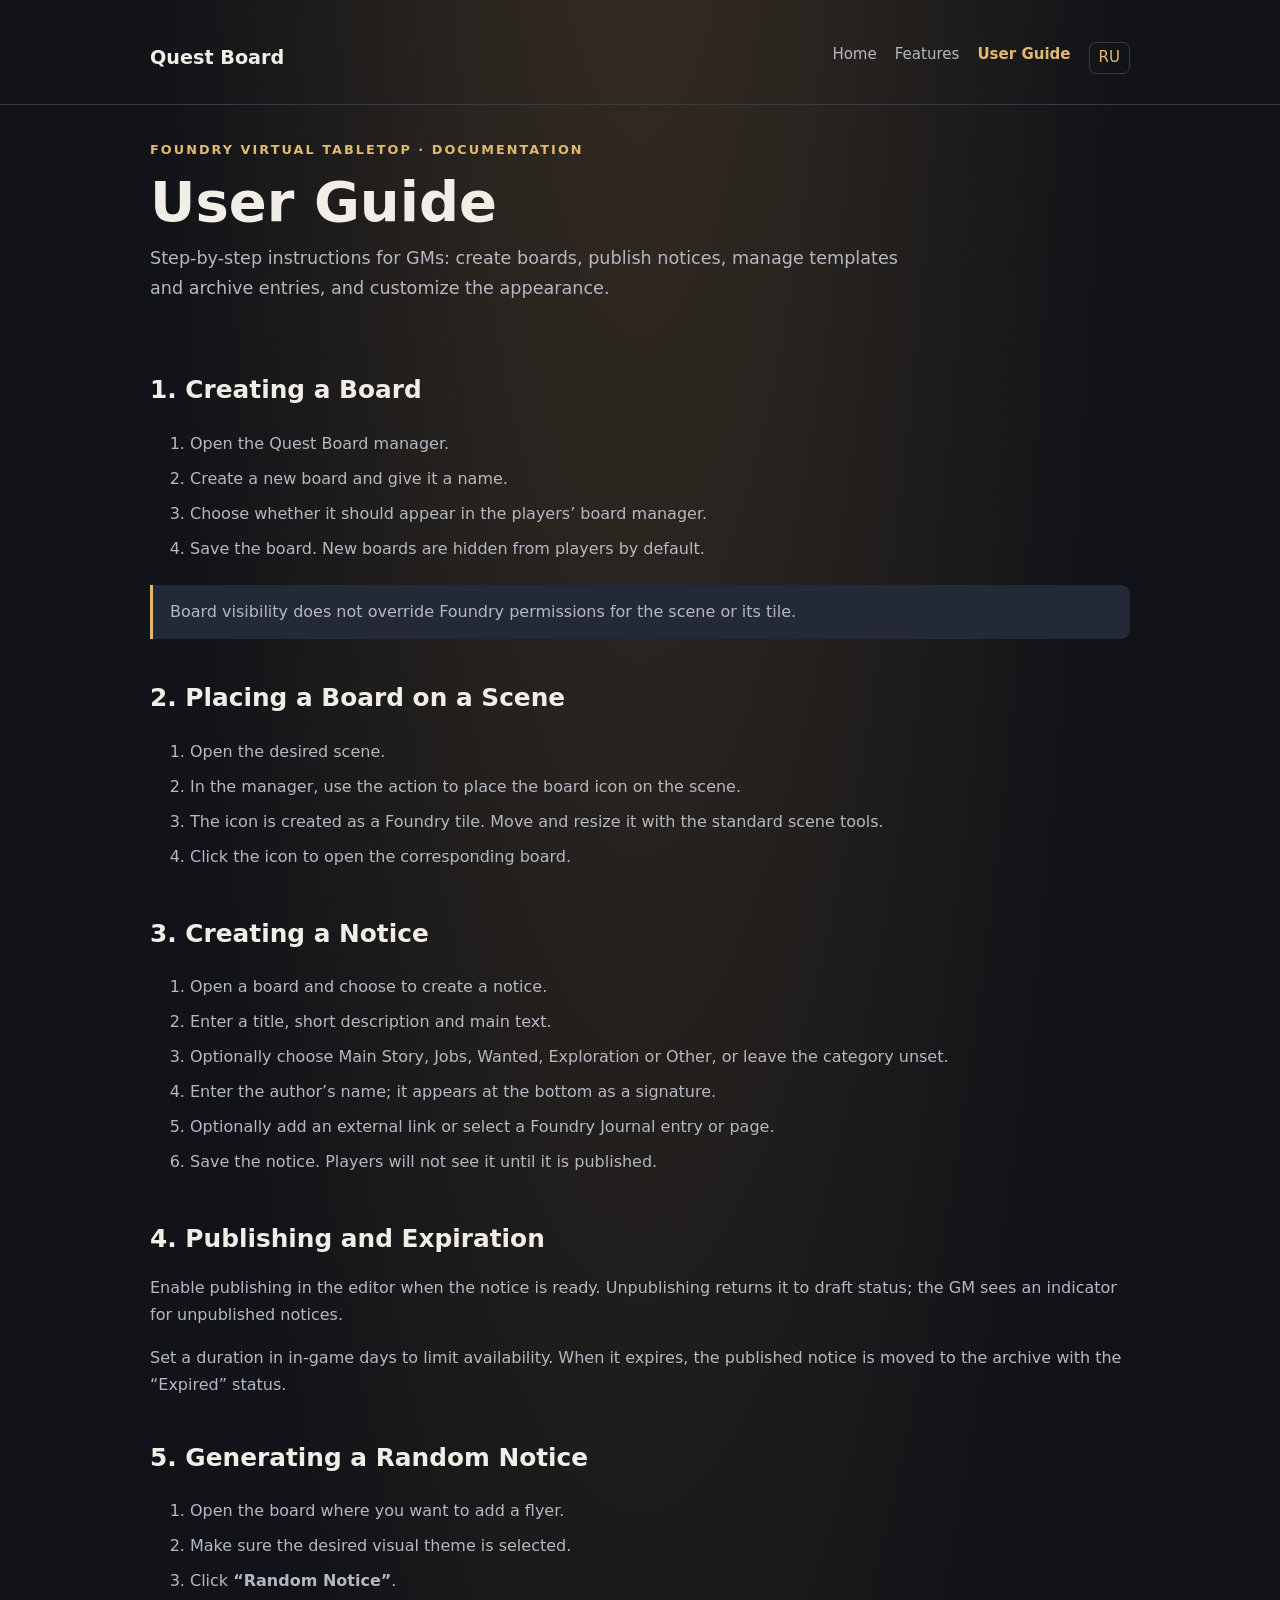
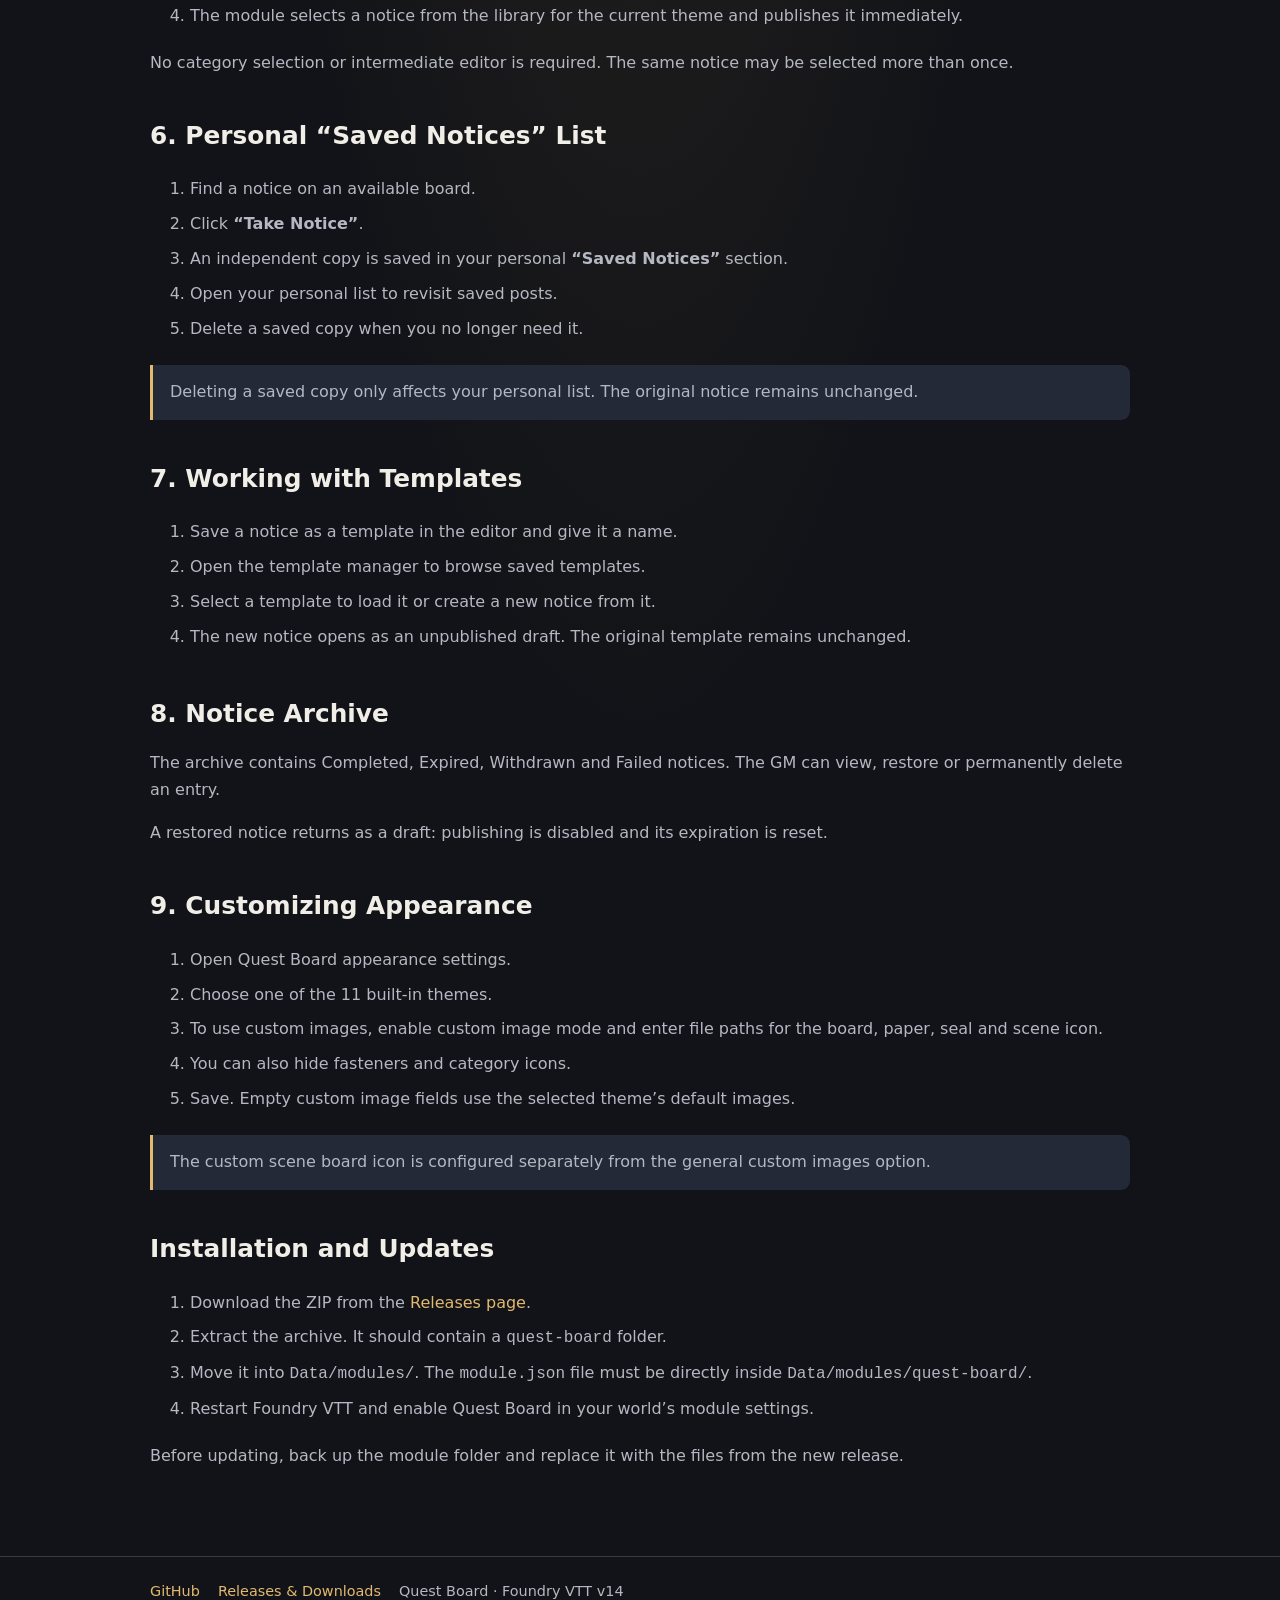
<file: docs/en/guide.html>
<!doctype html><html lang="en"><head><meta charset="utf-8"><meta name="viewport" content="width=device-width, initial-scale=1"><meta name="description" content="Guide to creating boards, publishing notices, saved notices, templates, archive and visual themes."><title>User Guide — Quest Board</title><style>
:root{color-scheme:dark;--bg:#111318;--panel:#1b1f27;--panel2:#232936;--text:#f1eee7;--muted:#b5b8c2;--gold:#e2b96f;--line:#343b49;--blue:#9dbbe8}
*{box-sizing:border-box}body{margin:0;background:radial-gradient(ellipse at 50% -20%,#3a3024 0,transparent 55%),var(--bg);color:var(--text);font:16px/1.68 system-ui,-apple-system,"Segoe UI",sans-serif}
a{color:var(--gold);text-decoration:none}a:hover{text-decoration:underline}.wrap{width:min(980px,calc(100% - 36px));margin:auto}
header{padding:42px 0 30px;border-bottom:1px solid var(--line)}.top{display:flex;align-items:center;justify-content:space-between;gap:20px;flex-wrap:wrap}.brand{font-weight:800;font-size:1.2rem;color:var(--text)}nav{display:flex;gap:18px;flex-wrap:wrap}nav a{color:var(--muted);font-size:.94rem}nav a.active{color:var(--gold);font-weight:700}
.eyebrow{color:var(--gold);font-size:.8rem;font-weight:700;letter-spacing:.16em;text-transform:uppercase;margin-top:34px}h1{font-size:clamp(2.2rem,6vw,3.5rem);line-height:1.1;margin:10px 0 12px}h2{font-size:1.55rem;margin:38px 0 12px}h3{font-size:1.08rem;margin:0 0 8px}.lead{max-width:760px;color:var(--muted);font-size:1.1rem;margin:0}
main{padding:28px 0 70px}.grid{display:grid;grid-template-columns:repeat(auto-fit,minmax(230px,1fr));gap:14px;margin:22px 0}.card{background:var(--panel);border:1px solid var(--line);border-radius:14px;padding:20px}.card p{margin:0;color:var(--muted);font-size:.95rem}
section{margin-top:34px}section p,section li{color:var(--muted)}li{padding:4px 0}.note{background:var(--panel2);border-left:3px solid var(--gold);padding:14px 17px;border-radius:0 9px 9px 0;color:var(--muted);margin:18px 0}
.pills{display:flex;gap:9px;flex-wrap:wrap;margin-top:20px}.pill{border:1px solid var(--line);border-radius:99px;padding:4px 11px;color:var(--muted);font-size:.84rem}
footer{border-top:1px solid var(--line);padding:22px 0 35px;color:var(--muted);font-size:.9rem}.links{display:flex;gap:18px;flex-wrap:wrap}
.btn{display:inline-block;background:var(--gold);color:#201a10;font-weight:750;padding:11px 18px;border-radius:9px}.btn:hover{background:#f0ce8d;text-decoration:none}
@media(max-width:560px){header{padding-top:28px}nav{gap:12px}}

.hero{text-align:center;padding:60px 0 44px}.hero .eyebrow{margin:0}.subtitle{max-width:680px;margin:18px auto 0;color:var(--muted);font-size:1.12rem}.download{background:linear-gradient(135deg,#29251e,#20242d);border:1px solid #65543a;border-radius:18px;padding:26px;display:flex;align-items:center;justify-content:space-between;gap:20px;flex-wrap:wrap;margin:30px 0}.download p{color:var(--muted);margin:0}.download h2{margin:0 0 6px}.btn{white-space:nowrap}
nav a.lang{border:1px solid var(--line);border-radius:7px;padding:2px 9px;color:var(--gold)}

nav a.lang{border:1px solid var(--line);border-radius:7px;padding:2px 9px;color:var(--gold)}</style></head><body><header><div class="wrap"><div class="top"><a class="brand" href="./">Quest Board</a><nav><a class="" href="./">Home</a><a class="" href="./features.html">Features</a><a class="active" href="./guide.html">User Guide</a><a class="lang" href="../guide.html" lang="ru">RU</a></nav></div></div></header><div class="wrap"><div class="eyebrow">Foundry Virtual Tabletop · Documentation</div><h1>User Guide</h1><p class="lead">Step-by-step instructions for GMs: create boards, publish notices, manage templates and archive entries, and customize the appearance.</p></div><main class="wrap">
<section><h2>1. Creating a Board</h2><ol><li>Open the Quest Board manager.</li><li>Create a new board and give it a name.</li><li>Choose whether it should appear in the players’ board manager.</li><li>Save the board. New boards are hidden from players by default.</li></ol><p class="note">Board visibility does not override Foundry permissions for the scene or its tile.</p></section>
<section><h2>2. Placing a Board on a Scene</h2><ol><li>Open the desired scene.</li><li>In the manager, use the action to place the board icon on the scene.</li><li>The icon is created as a Foundry tile. Move and resize it with the standard scene tools.</li><li>Click the icon to open the corresponding board.</li></ol></section>
<section><h2>3. Creating a Notice</h2><ol><li>Open a board and choose to create a notice.</li><li>Enter a title, short description and main text.</li><li>Optionally choose Main Story, Jobs, Wanted, Exploration or Other, or leave the category unset.</li><li>Enter the author’s name; it appears at the bottom as a signature.</li><li>Optionally add an external link or select a Foundry Journal entry or page.</li><li>Save the notice. Players will not see it until it is published.</li></ol></section>
<section><h2>4. Publishing and Expiration</h2><p>Enable publishing in the editor when the notice is ready. Unpublishing returns it to draft status; the GM sees an indicator for unpublished notices.</p><p>Set a duration in in-game days to limit availability. When it expires, the published notice is moved to the archive with the “Expired” status.</p></section>
<section><h2>5. Generating a Random Notice</h2><ol><li>Open the board where you want to add a flyer.</li><li>Make sure the desired visual theme is selected.</li><li>Click <strong>“Random Notice”</strong>.</li><li>The module selects a notice from the library for the current theme and publishes it immediately.</li></ol><p>No category selection or intermediate editor is required. The same notice may be selected more than once.</p></section>
<section><h2>6. Personal “Saved Notices” List</h2><ol><li>Find a notice on an available board.</li><li>Click <strong>“Take Notice”</strong>.</li><li>An independent copy is saved in your personal <strong>“Saved Notices”</strong> section.</li><li>Open your personal list to revisit saved posts.</li><li>Delete a saved copy when you no longer need it.</li></ol><p class="note">Deleting a saved copy only affects your personal list. The original notice remains unchanged.</p></section>
<section><h2>7. Working with Templates</h2><ol><li>Save a notice as a template in the editor and give it a name.</li><li>Open the template manager to browse saved templates.</li><li>Select a template to load it or create a new notice from it.</li><li>The new notice opens as an unpublished draft. The original template remains unchanged.</li></ol></section>
<section><h2>8. Notice Archive</h2><p>The archive contains Completed, Expired, Withdrawn and Failed notices. The GM can view, restore or permanently delete an entry.</p><p>A restored notice returns as a draft: publishing is disabled and its expiration is reset.</p></section>
<section><h2>9. Customizing Appearance</h2><ol><li>Open Quest Board appearance settings.</li><li>Choose one of the 11 built-in themes.</li><li>To use custom images, enable custom image mode and enter file paths for the board, paper, seal and scene icon.</li><li>You can also hide fasteners and category icons.</li><li>Save. Empty custom image fields use the selected theme’s default images.</li></ol><p class="note">The custom scene board icon is configured separately from the general custom images option.</p></section>
<section><h2>Installation and Updates</h2><ol><li>Download the ZIP from the <a href="https://github.com/DTSpawn/Quest-Board/releases">Releases page</a>.</li><li>Extract the archive. It should contain a <code>quest-board</code> folder.</li><li>Move it into <code>Data/modules/</code>. The <code>module.json</code> file must be directly inside <code>Data/modules/quest-board/</code>.</li><li>Restart Foundry VTT and enable Quest Board in your world’s module settings.</li></ol><p>Before updating, back up the module folder and replace it with the files from the new release.</p></section></main><footer><div class="wrap links"><a href="https://github.com/DTSpawn/Quest-Board">GitHub</a><a href="https://github.com/DTSpawn/Quest-Board/releases">Releases & Downloads</a><span>Quest Board · Foundry VTT v14</span></div></footer><script>document.querySelectorAll('a.lang').forEach(a=>a.addEventListener('click',()=>{try{localStorage.setItem('questBoardLanguage',a.lang)}catch(e){}}));</script></body></html>
</file>
